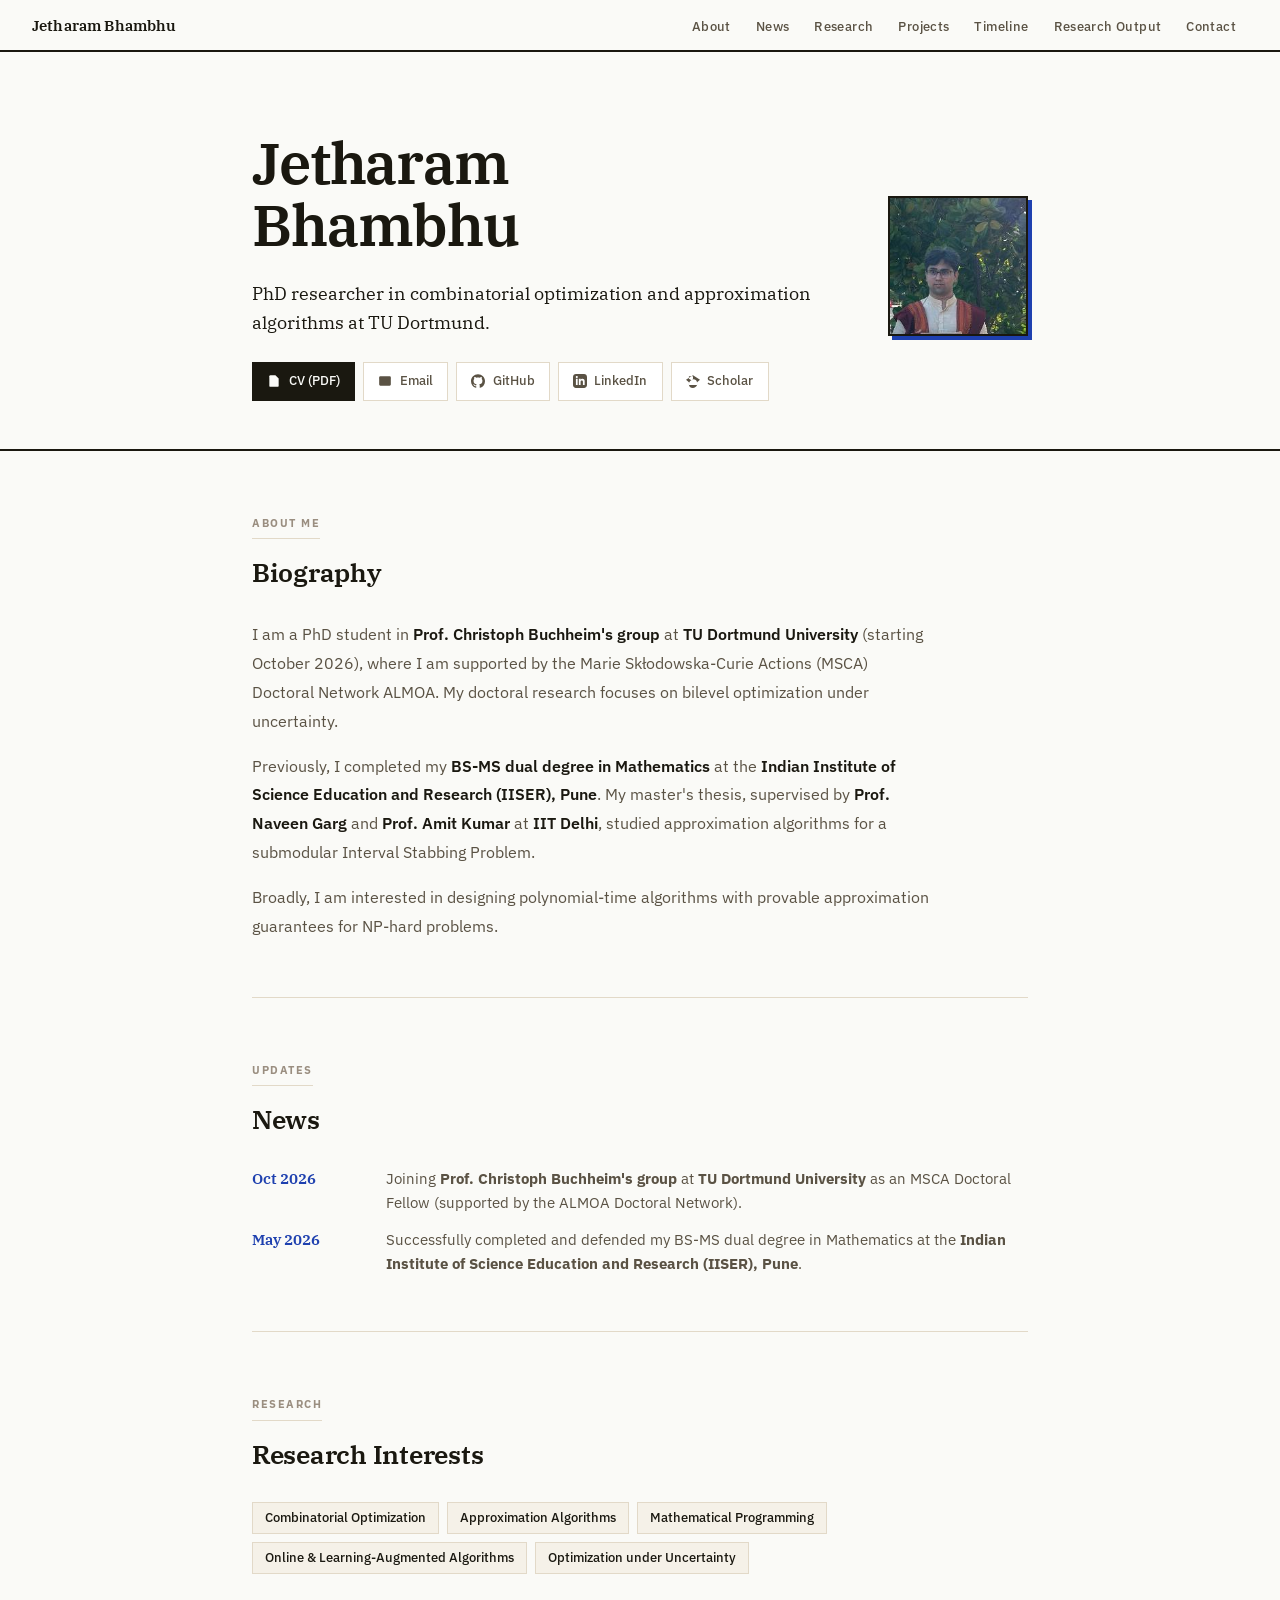
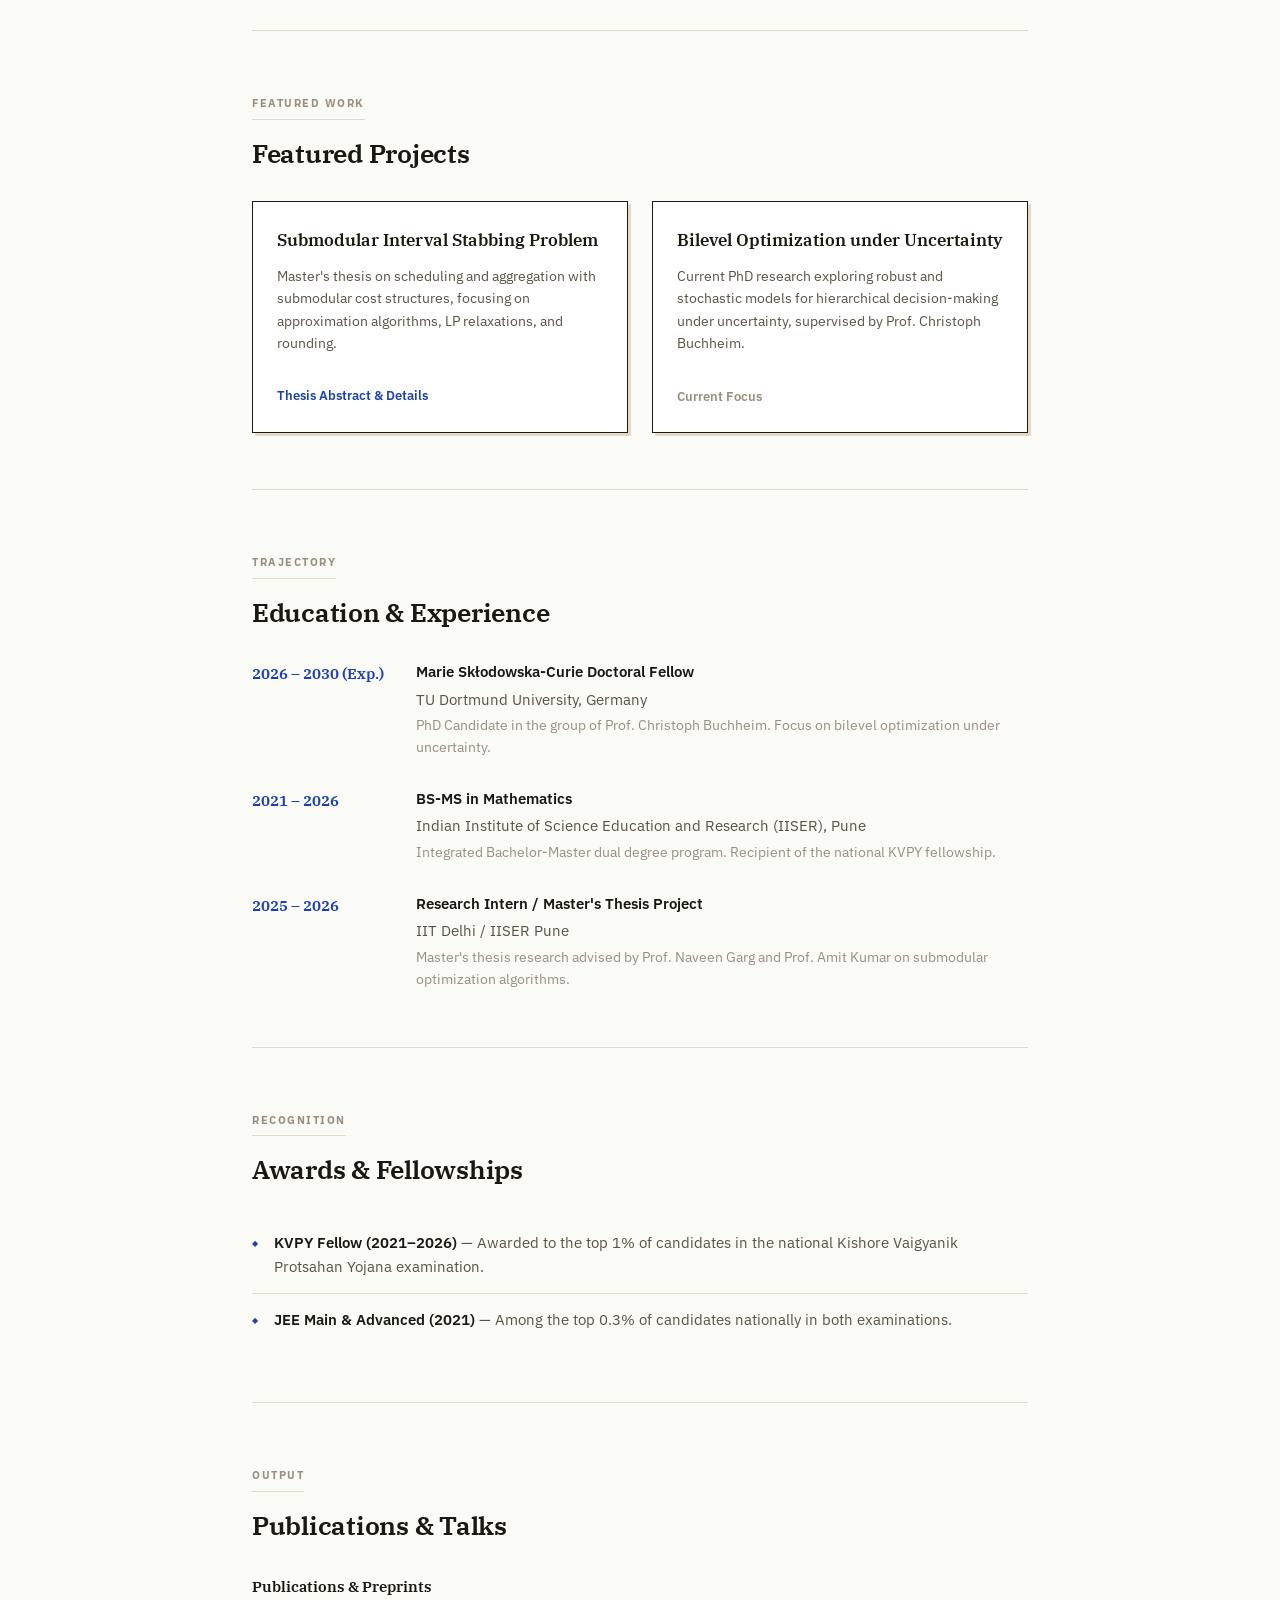
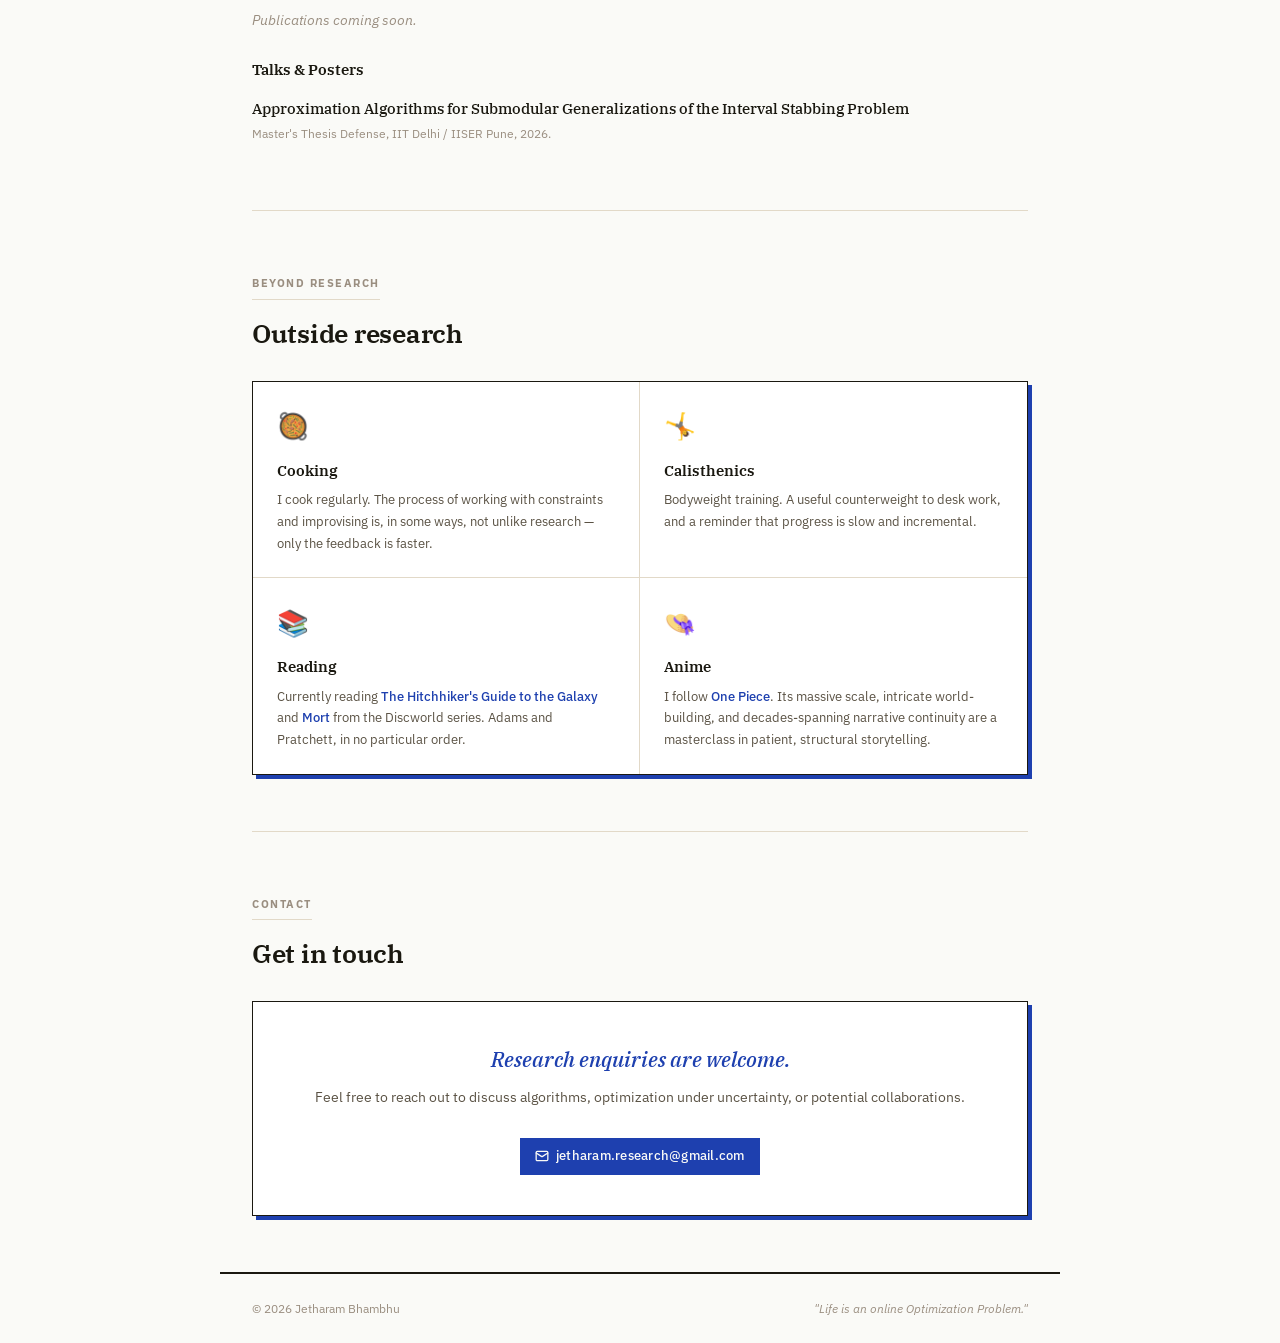
<file: index.html>
<!DOCTYPE html>
<html lang="en">

<head>
  <meta charset="UTF-8" />
  <meta name="viewport" content="width=device-width, initial-scale=1.0" />
  <title>Jetharam Bhambhu — PhD Researcher</title>
  <meta name="description"
    content="Jetharam Bhambhu — Incoming PhD researcher at TU Dortmund (MSCA Doctoral Candidate, ALMOA). Research in Approximation Algorithms, Submodular Optimization, and Bilevel Optimization." />
  <meta property="og:title" content="Jetharam Bhambhu — PhD Researcher" />
  <meta property="og:description"
    content="Incoming MSCA Doctoral Candidate at TU Dortmund. Research in Approximation Algorithms, LP methods, and NP-hard problems." />
  <link rel="stylesheet" href="style.css" />
</head>

<body>

  <!-- ===== NAV ===== -->
  <nav id="navbar">
    <a href="#top" class="nav-name">Jetharam Bhambhu</a>
    <ul class="nav-links">
      <li><a href="#about">About</a></li>
      <li><a href="#news">News</a></li>
      <li><a href="#research">Research</a></li>
      <li><a href="#projects">Projects</a></li>
      <li><a href="#timeline">Timeline</a></li>
      <li><a href="#publications">Research Output</a></li>
      <li><a href="#contact">Contact</a></li>
    </ul>
  </nav>

  <!-- ===== HERO ===== -->
  <div class="page" id="top">
    <div class="hero">
      <div>
        <h1 class="hero-name">Jetharam<br>Bhambhu</h1>
        <p class="hero-statement">
          PhD researcher in combinatorial optimization and approximation algorithms at TU Dortmund.
        </p>
        <div class="academic-links">
          <a href="CV.pdf" class="academic-link primary" id="hero-cv" target="_blank">
            <svg viewBox="0 0 24 24">
              <path d="M14 2H6a2 2 0 0 0-2 2v16a2 2 0 0 0 2 2h12a2 2 0 0 0 2-2V8z" />
              <polyline points="14 2 14 8 20 8" />
            </svg>
            CV (PDF)
          </a>
          <a href="mailto:jetharam.research@gmail.com" class="academic-link" id="hero-email" onclick="copyEmail(event)">
            <svg viewBox="0 0 24 24">
              <rect x="2" y="4" width="20" height="16" rx="2" />
              <path d="m22 7-8.97 5.7a1.94 1.94 0 0 1-2.06 0L2 7" />
            </svg>
            Email
          </a>
          <a href="https://github.com/jetharam-bhambhu" class="academic-link" id="hero-github" target="_blank"
            rel="noopener">
            <svg viewBox="0 0 24 24">
              <path
                d="M12 .297c-6.63 0-12 5.373-12 12 0 5.303 3.438 9.8 8.205 11.385.6.113.82-.258.82-.577 0-.285-.01-1.04-.015-2.04-3.338.724-4.042-1.61-4.042-1.61C4.422 18.07 3.633 17.7 3.633 17.7c-1.087-.744.084-.729.084-.729 1.205.084 1.838 1.236 1.838 1.236 1.07 1.835 2.809 1.305 3.495.998.108-.776.417-1.305.76-1.605-2.665-.3-5.466-1.332-5.466-5.93 0-1.31.465-2.38 1.235-3.22-.135-.303-.54-1.523.105-3.176 0 0 1.005-.322 3.3 1.23.96-.267 1.98-.399 3-.405 1.02.006 2.04.138 3 .405 2.28-1.552 3.285-1.23 3.285-1.23.645 1.653.24 2.873.12 3.176.765.84 1.23 1.91 1.23 3.22 0 4.61-2.805 5.625-5.475 5.92.42.36.81 1.096.81 2.22 0 1.606-.015 2.896-.015 3.286 0 .315.21.69.825.57C20.565 22.092 24 17.592 24 12.297c0-6.627-5.373-12-12-12" />
            </svg>
            GitHub
          </a>
          <a href="https://linkedin.com/in/jetharam-bhambhu" class="academic-link" id="hero-linkedin" target="_blank"
            rel="noopener">
            <svg viewBox="0 0 24 24">
              <path
                d="M19 0h-14c-2.761 0-5 2.239-5 5v14c0 2.761 2.239 5 5 5h14c2.762 0 5-2.239 5-5v-14c0-2.761-2.238-5-5-5zm-11 19h-3v-11h3v11zm-1.5-12.268c-.966 0-1.75-.779-1.75-1.75s.784-1.75 1.75-1.75 1.75.779 1.75 1.75-.784 1.75-1.75 1.75zm13.5 12.268h-3v-5.604c0-3.368-4-3.113-4 0v5.604h-3v-11h3v1.765c1.396-2.586 7-2.777 7 2.476v6.759z" />
            </svg>
            LinkedIn
          </a>
          <!-- <a href="https://orcid.org/0009-0004-9436-1234" class="academic-link" id="hero-orcid" target="_blank" rel="noopener">
            <svg viewBox="0 0 24 24"><path d="M12 0C5.372 0 0 5.372 0 12s5.372 12 12 12 12-5.372 12-12S18.628 0 12 0zM7.369 4.378c.441 0 .798.357.798.798s-.357.798-.798.798H6.77v10.088h-.798V4.378h1.397zm6.75 0c1.782 0 3.228 1.446 3.228 3.228 0 1.258-.724 2.348-1.777 2.879l2.001 4.779h-.872l-1.85-4.437h-.73v4.437h-.798V4.378h2.002zm-1.204.798v3.639h1.204c1.341 0 2.43-1.089 2.43-2.43 0-1.341-1.089-2.43-2.43-2.43h-1.204z"/></svg>
            ORCID
          </a> -->
          <a href="#" class="academic-link" id="hero-scholar" target="_blank" rel="noopener">
            <svg viewBox="0 0 24 24">
              <path
                d="M12 24a7 7 0 0 1-7-7c0-2.95 1.83-5.47 4.41-6.46L5 8.25V4h7v4.25l-2.07 1.04C10.74 9.1 11.36 9 12 9a7 7 0 0 1 7 7 7 7 0 0 1-7 8M12 2L0 10l5 4.17V19h14v-4.83L24 10 12 2z" />
            </svg>
            Scholar
          </a>
        </div>
      </div>
      <img src="profile.jpg" alt="Jetharam Bhambhu" class="profile-img" />
    </div>
  </div>

  <hr class="divider" />

  <main class="page">

    <!-- ===== ABOUT ===== -->
    <section id="about">
      <div class="section-eyebrow">About Me</div>
      <h2 class="section-title">Biography</h2>
      <div class="about-text">
        <p>
          I am a PhD student in <strong>Prof. Christoph Buchheim's group</strong> at <strong>TU Dortmund
            University</strong> (starting October 2026), where I am supported by the Marie Skłodowska-Curie Actions
          (MSCA) Doctoral Network ALMOA. My doctoral research focuses on bilevel optimization under uncertainty.
        </p>
        <p>
          Previously, I completed my <strong>BS-MS dual degree in Mathematics</strong> at the <strong>Indian Institute
            of Science Education and Research (IISER), Pune</strong>. My master's thesis, supervised by <strong>Prof.
            Naveen Garg</strong> and <strong>Prof. Amit Kumar</strong> at <strong>IIT Delhi</strong>, studied
          approximation algorithms for a submodular Interval Stabbing Problem.
        </p>
        <p>
          Broadly, I am interested in designing polynomial-time algorithms with provable approximation guarantees for
          NP-hard problems.
      </div>
    </section>

    <!-- ===== NEWS ===== -->
    <section id="news">
      <div class="section-eyebrow">Updates</div>
      <h2 class="section-title">News</h2>
      <div class="news-list">
        <div class="news-item">
          <div class="news-date">Oct 2026</div>
          <div class="news-text">
            Joining <strong>Prof. Christoph Buchheim's group</strong> at <strong>TU Dortmund University</strong> as an
            MSCA Doctoral Fellow (supported by the ALMOA Doctoral Network).
          </div>
        </div>
        <div class="news-item">
          <div class="news-date">May 2026</div>
          <div class="news-text">
            Successfully completed and defended my BS-MS dual degree in Mathematics at the <strong>Indian Institute of
              Science Education and Research (IISER), Pune</strong>.
          </div>
        </div>
      </div>
    </section>

    <!-- ===== RESEARCH ===== -->
    <section id="research">
      <div class="section-eyebrow">Research</div>
      <h2 class="section-title">Research Interests</h2>
      <div class="research-interests-tags" style="margin-top: 1rem;">
        <span class="research-tag">Combinatorial Optimization</span>
        <span class="research-tag">Approximation Algorithms</span>
        <span class="research-tag">Mathematical Programming</span>
        <span class="research-tag">Online &amp; Learning-Augmented Algorithms</span>
        <span class="research-tag">Optimization under Uncertainty</span>
      </div>
    </section>

    <!-- ===== PROJECTS ===== -->
    <section id="projects">
      <div class="section-eyebrow">Featured Work</div>
      <h2 class="section-title">Featured Projects</h2>
      <div class="projects-grid">
        <div class="project-card">
          <div class="project-title">Submodular Interval Stabbing Problem</div>
          <div class="project-desc" style="margin-bottom: 1rem;">
            Master's thesis on scheduling and aggregation with submodular cost structures, focusing on approximation
            algorithms, LP relaxations, and rounding.
          </div>
          <details class="thesis-details">
            <summary class="project-link"
              style="cursor: pointer; display: inline-flex; align-items: center; gap: 0.25rem; font-weight: 600; color: var(--accent);">
              Thesis Abstract &amp; Details
            </summary>
            <div class="thesis-abstract-content"
              style="margin-top: 1rem; padding-top: 1rem; border-top: 1px solid var(--border); font-size: 0.88rem; line-height: 1.6; color: var(--text-secondary);">
              <p><strong>Supervisors:</strong> Prof. Naveen Garg &amp; Prof. Amit Kumar (IIT Delhi)</p>
              <p style="margin-top: 0.5rem;"><strong>Abstract:</strong></p>
              <p style="margin-top: 0.25rem;">
                This thesis investigates the Submodular Interval Stabbing Problem (SISP), a generalized optimization
                framework where jobs associated with temporal intervals must be served within their respective windows
                to minimize a total cost governed by a submodular function. This model effectively captures the
                "diminishing returns" or economies of scale inherent in batch processing, data aggregation, and
                consolidated service operations.
              </p>
              <p style="margin-top: 0.5rem;">
                We provide a comprehensive mathematical analysis of SISP, spanning computational complexity, optimal
                algorithms for restricted cases, and approximation strategies for hierarchical structures. We establish
                that SISP is APX-hard, even when restricted to a strict 2-level laminar structure with monotone
                submodular functions. Through an approximation-preserving reduction from the Minimum Vertex Cover
                problem on cubic graphs, we prove that the optimal cost is exactly 2|E| + OPT<sub>VC</sub>. For concave
                functions of cardinality, we develop a dynamic programming algorithm and rigorously prove its optimality
                with a time complexity of O(n<sup>3</sup>). We extend our study to the Multi-Level Aggregation Problem
                (MLAP). By employing geometric time discretization and reduction to a prize-collecting variant, we
                present an 8-approximation algorithm for the general version involving both holding and delay costs
                (MLAP-HD). We analyze the worst-case performance of common greedy strategies, providing non-constant
                lower bounds for the Ratio-Greedy (&Omega;(ln n)) and Left-to-Right Swapping (&Omega;(n)) algorithms.
                Our results map the boundary between tractability and NP-hardness for submodular aggregation,
                demonstrating that while the general problem is computationally difficult, structured laminar and
                hierarchical instances admit robust approximation frameworks.
              </p>
            </div>
          </details>
        </div>
        <div class="project-card">
          <div class="project-title">Bilevel Optimization under Uncertainty</div>
          <div class="project-desc">
            Current PhD research exploring robust and stochastic models for hierarchical decision-making under
            uncertainty, supervised by Prof. Christoph Buchheim.
          </div>
          <span class="project-link" style="color: var(--text-muted);">Current Focus</span>
        </div>
      </div>
    </section>

    <!-- ===== TIMELINE ===== -->
    <section id="timeline">
      <div class="section-eyebrow">Trajectory</div>
      <h2 class="section-title">Education & Experience</h2>
      <div class="timeline">
        <div class="timeline-item">
          <div class="timeline-date">2026 – 2030 (Exp.)</div>
          <div class="timeline-details">
            <div class="timeline-title">Marie Skłodowska-Curie Doctoral Fellow</div>
            <div class="timeline-institution">TU Dortmund University, Germany</div>
            <div class="timeline-desc">PhD Candidate in the group of Prof. Christoph Buchheim. Focus on bilevel
              optimization under uncertainty.</div>
          </div>
        </div>
        <div class="timeline-item">
          <div class="timeline-date">2021 – 2026</div>
          <div class="timeline-details">
            <div class="timeline-title">BS-MS in Mathematics</div>
            <div class="timeline-institution">Indian Institute of Science Education and Research (IISER), Pune</div>
            <div class="timeline-desc">Integrated Bachelor-Master dual degree program. Recipient of the national KVPY
              fellowship.</div>
          </div>
        </div>
        <div class="timeline-item">
          <div class="timeline-date">2025 – 2026</div>
          <div class="timeline-details">
            <div class="timeline-title">Research Intern / Master's Thesis Project</div>
            <div class="timeline-institution">IIT Delhi / IISER Pune</div>
            <div class="timeline-desc">Master's thesis research advised by Prof. Naveen Garg and Prof. Amit Kumar on
              submodular optimization algorithms.</div>
          </div>
        </div>
      </div>
    </section>

    <!-- ===== HONORS ===== -->
    <section id="honors">
      <div class="section-eyebrow">Recognition</div>
      <h2 class="section-title">Awards & Fellowships</h2>
      <div class="honors-list">

        <div class="honor-item">
          <span class="honor-bullet">◆</span>
          <div class="honor-text">
            <strong>KVPY Fellow (2021–2026)</strong> — Awarded to the top 1% of candidates in the national Kishore
            Vaigyanik Protsahan Yojana examination.
          </div>
        </div>
        <div class="honor-item">
          <span class="honor-bullet">◆</span>
          <div class="honor-text">
            <strong>JEE Main &amp; Advanced (2021)</strong> — Among the top 0.3% of candidates nationally in both
            examinations.
          </div>
        </div>
      </div>
    </section>

    <!-- ===== PUBLICATIONS ===== -->
    <section id="publications">
      <div class="section-eyebrow">Output</div>
      <h2 class="section-title">Publications &amp; Talks</h2>

      <div class="research-subsections" style="gap: 1.5rem; margin-top: 1rem;">
        <div>
          <h3 class="research-subsection-title"
            style="font-size: 0.95rem; margin-bottom: 0.5rem; border: none; padding-bottom: 0;">Publications &amp;
            Preprints</h3>
          <p style="font-size: 0.9rem; color: var(--text-muted); font-style: italic;">Publications coming soon.</p>
        </div>

        <div>
          <h3 class="research-subsection-title"
            style="font-size: 0.95rem; margin-bottom: 0.5rem; border: none; padding-bottom: 0;">Talks &amp; Posters</h3>
          <div class="talk-item" style="border-bottom: none; padding: 0.5rem 0;">
            <div class="talk-title" style="font-size: 0.925rem;">Approximation Algorithms for Submodular Generalizations
              of the Interval Stabbing Problem</div>
            <div class="talk-venue" style="margin-bottom: 0.1rem; font-size: 0.78rem;">Master's Thesis Defense, IIT
              Delhi / IISER Pune, 2026.</div>
          </div>
        </div>
      </div>
    </section>

    <!-- ===== BEYOND ===== -->
    <section id="beyond">
      <div class="section-eyebrow">Beyond Research</div>
      <h2 class="section-title">Outside research</h2>

      <div class="beyond-grid">
        <div class="beyond-card">
          <div class="beyond-icon">🥘</div>
          <div class="beyond-title">Cooking</div>
          <div class="beyond-desc">I cook regularly. The process of working with constraints and improvising is, in some
            ways, not unlike research — only the feedback is faster.</div>
        </div>
        <div class="beyond-card">
          <div class="beyond-icon">🤸</div>
          <div class="beyond-title">Calisthenics</div>
          <div class="beyond-desc">Bodyweight training. A useful counterweight to desk work, and a reminder that
            progress is slow and incremental.</div>
        </div>
        <div class="beyond-card">
          <div class="beyond-icon">📚</div>
          <div class="beyond-title">Reading</div>
          <div class="beyond-desc">
            Currently reading
            <em>The Hitchhiker's Guide to the Galaxy</em> and
            <em>Mort</em> from the Discworld series.
            Adams and Pratchett, in no particular order.
          </div>
        </div>
        <div class="beyond-card">
          <div class="beyond-icon">👒</div>
          <div class="beyond-title">Anime</div>
          <div class="beyond-desc">I follow <em>One Piece</em>. Its massive scale, intricate world-building, and decades-spanning narrative continuity are a masterclass in patient, structural storytelling.</div>
        </div>
      </div>
    </section>

    <!-- ===== CONTACT ===== -->
    <section id="contact">
      <div class="section-eyebrow">Contact</div>
      <h2 class="section-title">Get in touch</h2>
      <div class="contact-block">
        <div class="contact-tagline">Research enquiries are welcome.</div>
        <div class="contact-sub">
          Feel free to reach out to discuss algorithms, optimization under uncertainty, or potential collaborations.
        </div>
        <div class="contact-links">
          <a href="mailto:jetharam.research@gmail.com" class="hero-link primary" id="contact-email" onclick="copyEmail(event)">
            <svg width="14" height="14" viewBox="0 0 24 24" fill="none" stroke="currentColor" stroke-width="2.2"
              stroke-linecap="round" stroke-linejoin="round">
              <rect x="2" y="4" width="20" height="16" rx="2" />
              <path d="m22 7-8.97 5.7a1.94 1.94 0 0 1-2.06 0L2 7" />
            </svg>
            jetharam.research@gmail.com
          </a>
        </div>
      </div>
    </section>

  </main>

  <!-- ===== FOOTER ===== -->
  <footer>
    <span class="footer-copy">© 2026 Jetharam Bhambhu</span>
    <span class="footer-quote">"Life is an online Optimization Problem."</span>
  </footer>

  <script>
    const nav = document.getElementById('navbar');
    window.addEventListener('scroll', () => {
      nav.classList.toggle('scrolled', window.scrollY > 8);
    });

    function copyEmail(event) {
      event.preventDefault();
      navigator.clipboard.writeText("jetharam.research@gmail.com");
      
      const el = event.currentTarget;
      
      if (el.id === 'contact-email') {
        el.innerHTML = '<span style="font-weight:600;">Email Copied!</span>';
      } else {
        el.innerHTML = '<svg viewBox="0 0 24 24" style="width:14px;height:14px;fill:currentColor;margin-right:2px;"><path d="M9 16.17L4.83 12l-1.42 1.41L9 19 21 7l-1.41-1.41z"/></svg> Copied!';
      }
      
      setTimeout(() => {
        if (el.id === 'contact-email') {
          el.innerHTML = '<svg width="14" height="14" viewBox="0 0 24 24" fill="none" stroke="currentColor" stroke-width="2.2" stroke-linecap="round" stroke-linejoin="round"><rect x="2" y="4" width="20" height="16" rx="2" /><path d="m22 7-8.97 5.7a1.94 1.94 0 0 1-2.06 0L2 7" /></svg> jetharam.research@gmail.com';
        } else {
          el.innerHTML = '<svg viewBox="0 0 24 24"><rect x="2" y="4" width="20" height="16" rx="2"/><path d="m22 7-8.97 5.7a1.94 1.94 0 0 1-2.06 0L2 7"/></svg> Email';
        }
      }, 2000);
    }
  </script>

</body>

</html>
</file>
<file: style.css>
@import url('https://fonts.googleapis.com/css2?family=IBM+Plex+Serif:ital,wght@0,400;0,500;0,600;1,400&family=IBM+Plex+Sans:wght@300;400;500;600&display=swap');

/* ===== VARIABLES ===== */
:root {
  --bg: #fafaf7;
  --surface: #ffffff;
  --surface-alt: #f5f1e8;
  --border: #e2d9c8;
  --border-strong: #1a1810;
  --text-primary: #1a1810;
  --text-secondary: #5a5244;
  --text-muted: #9a8e80;
  --accent: #1e40af;
  --accent-soft: #f0f7ff;
  --accent-mid: #93c5fd;
  --shadow-sm: 3px 3px 0px #e2d9c8;
  --shadow-md: 4px 4px 0px #1e40af;
  --radius: 0px;
  --max-w: 840px;
  --transition: 0.18s ease;
  --font-body: 'IBM Plex Sans', system-ui, sans-serif;
  --font-serif: 'IBM Plex Serif', Georgia, serif;
}

@media (prefers-color-scheme: dark) {
  :root {
    --bg: #0f172a;
    --surface: #1e293b;
    --surface-alt: #334155;
    --border: #334155;
    --border-strong: #f1f5f9;
    --text-primary: #f8fafc;
    --text-secondary: #cbd5e1;
    --text-muted: #64748b;
    --accent: #60a5fa;
    --accent-soft: rgba(59, 130, 246, 0.15);
    --accent-mid: #3b82f6;
    --shadow-sm: 3px 3px 0px #334155;
    --shadow-md: 4px 4px 0px #60a5fa;
  }
}

/* ===== RESET ===== */
*, *::before, *::after { box-sizing: border-box; margin: 0; padding: 0; }
html { scroll-behavior: smooth; }
body {
  font-family: var(--font-body);
  background: var(--bg);
  color: var(--text-primary);
  line-height: 1.75;
  font-size: 16px;
  -webkit-font-smoothing: antialiased;
}
a { color: var(--accent); text-decoration: underline; text-underline-offset: 3px; transition: opacity var(--transition); }
a:hover { opacity: 0.7; }

/* ===== NAV ===== */
nav {
  position: sticky;
  top: 0;
  z-index: 100;
  background: var(--bg);
  border-bottom: 2px solid var(--border-strong);
  padding: 0 2rem;
  display: flex;
  align-items: center;
  justify-content: space-between;
  height: 52px;
}

.nav-name {
  font-family: var(--font-serif);
  font-size: 0.95rem;
  font-weight: 600;
  color: var(--text-primary);
  text-decoration: none;
  letter-spacing: 0.01em;
}

.nav-links { display: flex; gap: 0rem; list-style: none; }
.nav-links a {
  font-size: 0.8rem;
  font-weight: 500;
  color: var(--text-secondary);
  text-decoration: none;
  padding: 0.3rem 0.75rem;
  border-left: 1px solid transparent;
  transition: all var(--transition);
  letter-spacing: 0.03em;
}
.nav-links a:hover {
  color: var(--text-primary);
  background: var(--surface);
  border-left-color: var(--border-strong);
}

/* ===== PAGE WRAPPER ===== */
.page { max-width: var(--max-w); margin: 0 auto; padding: 0 2rem; }

/* ===== HERO ===== */
.hero {
  padding: 5rem 0 3rem;
  display: grid;
  grid-template-columns: 1fr 140px;
  gap: 3rem;
  align-items: center;
}

.hero-badge {
  display: inline-flex;
  align-items: center;
  gap: 0.5rem;
  font-size: 0.72rem;
  font-weight: 600;
  letter-spacing: 0.1em;
  text-transform: uppercase;
  color: var(--accent);
  background: var(--accent-soft);
  border: 1.5px solid var(--accent-mid);
  padding: 0.28rem 0.8rem;
  margin-bottom: 1rem;
}

.hero-badge-dot {
  width: 6px; height: 6px;
  background: var(--accent);
  flex-shrink: 0;
  animation: blink 2s infinite;
}
@keyframes blink {
  0%, 100% { opacity: 1; }
  50% { opacity: 0.25; }
}

.hero-name {
  font-family: var(--font-serif);
  font-size: clamp(2.5rem, 5.5vw, 3.6rem);
  font-weight: 600;
  line-height: 1.08;
  letter-spacing: -0.02em;
  color: var(--text-primary);
  margin-bottom: 1rem;
}

.hero-bio {
  font-size: 1rem;
  color: var(--text-secondary);
  line-height: 1.8;
  margin-bottom: 1.6rem;
  max-width: 500px;
}
.hero-bio strong { color: var(--text-primary); font-weight: 600; }

.hero-links {
  display: flex;
  flex-wrap: wrap;
  gap: 0.5rem;
}

.hero-link {
  display: inline-flex;
  align-items: center;
  gap: 0.4rem;
  font-size: 0.8rem;
  font-weight: 500;
  padding: 0.42rem 0.9rem;
  border: 1.5px solid var(--border);
  background: var(--surface);
  color: var(--text-secondary);
  text-decoration: none;
  transition: all var(--transition);
  letter-spacing: 0.02em;
}
.hero-link:hover {
  border-color: var(--border-strong);
  color: var(--text-primary);
  box-shadow: var(--shadow-sm);
  transform: translate(-1px, -1px);
  opacity: 1;
}
.hero-link.primary {
  background: var(--text-primary);
  color: var(--bg);
  border-color: var(--text-primary);
}
.hero-link.primary:hover {
  box-shadow: 3px 3px 0 var(--text-secondary);
  transform: translate(-1px, -1px);
  opacity: 1;
}

.avatar {
  width: 130px;
  height: 130px;
  border: 2px solid var(--border-strong);
  box-shadow: var(--shadow-md);
  display: flex;
  align-items: center;
  justify-content: center;
  font-family: var(--font-serif);
  font-size: 2.4rem;
  font-weight: 600;
  color: var(--text-primary);
  background: var(--surface);
  letter-spacing: -0.03em;
  flex-shrink: 0;
}

/* ===== DIVIDER ===== */
.divider {
  border: none;
  border-top: 2px solid var(--border-strong);
}

/* ===== SECTIONS ===== */
section {
  padding: 3.5rem 0;
  border-bottom: 1px solid var(--border);
}
section:last-of-type { border-bottom: none; }

.section-eyebrow {
  font-size: 0.68rem;
  font-weight: 700;
  letter-spacing: 0.14em;
  text-transform: uppercase;
  color: var(--text-muted);
  margin-bottom: 0.35rem;
  padding-bottom: 0.35rem;
  border-bottom: 1px solid var(--border);
  display: inline-block;
}

.section-title {
  font-family: var(--font-serif);
  font-size: 1.6rem;
  font-weight: 600;
  color: var(--text-primary);
  letter-spacing: -0.01em;
  margin-bottom: 1.5rem;
  margin-top: 0.4rem;
}

/* ===== ABOUT ===== */
.about-text {
  font-size: 0.975rem;
  color: var(--text-secondary);
  line-height: 1.85;
  max-width: 680px;
}
.about-text strong { color: var(--text-primary); font-weight: 600; }
.about-text p + p { margin-top: 1rem; }

.about-affil {
  margin-top: 2rem;
  display: flex;
  gap: 0;
  border: 1.5px solid var(--border-strong);
  overflow: hidden;
  box-shadow: var(--shadow-md);
  max-width: 540px;
}

.affil-card {
  flex: 1;
  padding: 1.1rem 1.3rem;
  display: flex;
  align-items: center;
  gap: 0.85rem;
  background: var(--surface);
  transition: background var(--transition);
}
.affil-card:first-child { border-right: 1.5px solid var(--border-strong); }
.affil-card:hover { background: var(--surface-alt); }

.affil-icon {
  width: 34px; height: 34px;
  border: 1.5px solid var(--border);
  display: flex; align-items: center; justify-content: center;
  font-size: 1rem;
  flex-shrink: 0;
  background: var(--bg);
}
.affil-label {
  font-size: 0.65rem;
  font-weight: 700;
  letter-spacing: 0.1em;
  text-transform: uppercase;
  color: var(--text-muted);
  margin-bottom: 0.1rem;
}
.affil-name { font-size: 0.88rem; font-weight: 600; color: var(--text-primary); line-height: 1.3; }
.affil-dept { font-size: 0.72rem; color: var(--text-muted); }

/* ===== RESEARCH ===== */
.research-intro {
  font-size: 0.975rem;
  color: var(--text-secondary);
  line-height: 1.85;
  margin-bottom: 1.8rem;
  max-width: 680px;
}
.research-intro strong { color: var(--text-primary); font-weight: 600; }

.research-areas {
  border: 1.5px solid var(--border-strong);
  overflow: hidden;
  box-shadow: var(--shadow-md);
}

.research-area {
  background: var(--surface);
  padding: 1.1rem 1.4rem;
  display: grid;
  grid-template-columns: 32px 1fr;
  gap: 1rem;
  align-items: start;
  border-bottom: 1px solid var(--border);
  transition: background var(--transition);
}
.research-area:last-child { border-bottom: none; }
.research-area:hover { background: var(--accent-soft); }

.ra-num {
  font-size: 0.72rem;
  font-weight: 700;
  color: var(--accent);
  background: var(--accent-soft);
  border: 1.5px solid var(--accent-mid);
  width: 24px; height: 24px;
  display: flex; align-items: center; justify-content: center;
  flex-shrink: 0;
  margin-top: 0.1rem;
  font-family: var(--font-serif);
}
.ra-title {
  font-size: 0.92rem;
  font-weight: 600;
  color: var(--text-primary);
  margin-bottom: 0.2rem;
  line-height: 1.4;
}
.ra-desc { font-size: 0.84rem; color: var(--text-secondary); line-height: 1.65; }

/* ===== PAPERS ===== */
.papers-list { display: flex; flex-direction: column; gap: 0; border: 1.5px solid var(--border-strong); box-shadow: var(--shadow-md); }

.paper-item {
  background: var(--surface);
  padding: 1.2rem 1.5rem;
  border-bottom: 1px solid var(--border);
  border-left: 4px solid transparent;
  transition: all var(--transition);
}
.paper-item:last-child { border-bottom: none; }
.paper-item:hover { border-left-color: var(--accent); background: var(--accent-soft); }

.paper-title {
  font-family: var(--font-serif);
  font-size: 0.975rem;
  font-weight: 500;
  color: var(--text-primary);
  line-height: 1.45;
  margin-bottom: 0.4rem;
  font-style: italic;
}
.paper-meta { font-size: 0.78rem; color: var(--text-muted); }
.paper-status {
  display: inline-block;
  font-size: 0.67rem;
  font-weight: 700;
  letter-spacing: 0.08em;
  text-transform: uppercase;
  color: var(--accent);
  background: var(--accent-soft);
  border: 1px solid var(--accent-mid);
  padding: 0.1rem 0.45rem;
  margin-left: 0.5rem;
}

/* ===== TALKS ===== */
.talk-item {
  padding: 1.1rem 0;
  border-bottom: 1px solid var(--border);
}
.talk-item:last-child { border-bottom: none; }

.talk-title {
  font-family: var(--font-serif);
  font-size: 0.95rem;
  font-weight: 500;
  color: var(--text-primary);
  margin-bottom: 0.2rem;
  line-height: 1.4;
}
.talk-venue { font-size: 0.8rem; color: var(--text-muted); margin-bottom: 0.35rem; }
.talk-venue em { font-style: normal; color: var(--accent); font-weight: 500; text-decoration: none; }
.talk-desc { font-size: 0.85rem; color: var(--text-secondary); line-height: 1.65; }

/* ===== HONORS ===== */
.honor-item {
  display: flex;
  gap: 1rem;
  padding: 0.9rem 0;
  border-bottom: 1px solid var(--border);
  align-items: baseline;
}
.honor-item:last-child { border-bottom: none; }
.honor-bullet {
  font-size: 0.5rem;
  color: var(--accent);
  flex-shrink: 0;
  position: relative;
  top: -2px;
}
.honor-text { font-size: 0.92rem; color: var(--text-secondary); line-height: 1.6; }
.honor-text strong { color: var(--text-primary); font-weight: 600; }

/* ===== BEYOND ===== */
.beyond-grid {
  display: grid;
  grid-template-columns: 1fr 1fr;
  gap: 0;
  border: 1.5px solid var(--border-strong);
  overflow: hidden;
  box-shadow: var(--shadow-md);
}

.beyond-card {
  background: var(--surface);
  padding: 1.4rem 1.5rem;
  border-right: 1px solid var(--border);
  border-bottom: 1px solid var(--border);
  transition: background var(--transition);
}
.beyond-card:nth-child(2n) { border-right: none; }
.beyond-card:nth-child(3),
.beyond-card:nth-child(4) { border-bottom: none; }
.beyond-card:hover { background: var(--accent-soft); }

.beyond-icon { font-size: 1.6rem; margin-bottom: 0.5rem; }
.beyond-title {
  font-family: var(--font-serif);
  font-size: 0.95rem;
  font-weight: 600;
  color: var(--text-primary);
  margin-bottom: 0.35rem;
}
.beyond-desc {
  font-size: 0.83rem;
  color: var(--text-secondary);
  line-height: 1.65;
}
.beyond-desc em { color: var(--accent); font-style: normal; font-weight: 500; }

/* ===== CONTACT ===== */
.contact-block {
  background: var(--surface);
  color: var(--text-primary);
  padding: 2.5rem 2rem;
  text-align: center;
  border: 1.5px solid var(--border-strong);
  box-shadow: var(--shadow-md);
}
.contact-tagline {
  font-family: var(--font-serif);
  font-size: 1.3rem;
  font-weight: 500;
  color: var(--accent);
  margin-bottom: 0.5rem;
  font-style: italic;
}
.contact-sub {
  font-size: 0.875rem;
  color: var(--text-secondary);
  margin-bottom: 1.75rem;
  line-height: 1.65;
}
.contact-links {
  display: flex;
  justify-content: center;
  gap: 0.75rem;
  flex-wrap: wrap;
}
.contact-links .hero-link {
  border-color: var(--border-strong);
  background: var(--accent-soft);
  color: var(--accent);
}
.contact-links .hero-link:hover {
  border-color: var(--accent);
  box-shadow: 3px 3px 0 var(--accent-mid);
  color: var(--accent);
  opacity: 1;
}
.contact-links .hero-link.primary {
  background: var(--accent);
  color: var(--bg);
  border-color: var(--accent);
}
.contact-links .hero-link.primary:hover {
  box-shadow: 3px 3px 0 var(--accent-mid);
  opacity: 1;
}

/* ===== FOOTER ===== */
footer {
  max-width: var(--max-w);
  margin: 0 auto;
  padding: 1.5rem 2rem;
  display: flex;
  justify-content: space-between;
  align-items: center;
  flex-wrap: wrap;
  gap: 0.5rem;
  border-top: 2px solid var(--border-strong);
}
.footer-copy { font-size: 0.75rem; color: var(--text-muted); }
.footer-quote { font-size: 0.75rem; color: var(--text-muted); font-style: italic; }

/* ===== NEW LAYOUT MODULES ===== */

.profile-img {
  width: 140px;
  height: 140px;
  border: 2px solid var(--border-strong);
  box-shadow: var(--shadow-md);
  object-fit: cover;
  flex-shrink: 0;
}

.hero-statement {
  font-family: var(--font-serif);
  font-size: 1.125rem;
  color: var(--text-primary);
  line-height: 1.6;
  margin-top: 1.5rem;
  margin-bottom: 1.5rem;
  max-width: 680px;
}

/* ===== NEWS ===== */
.news-list {
  display: flex;
  flex-direction: column;
  gap: 0.85rem;
  margin-top: 1.25rem;
}
.news-item {
  display: grid;
  grid-template-columns: 110px 1fr;
  gap: 1.5rem;
  font-size: 0.925rem;
  line-height: 1.6;
}
.news-date {
  font-family: var(--font-serif);
  font-weight: 600;
  color: var(--accent);
}
.news-text {
  color: var(--text-secondary);
}

/* ===== TIMELINE ===== */
.timeline {
  display: flex;
  flex-direction: column;
  gap: 1.75rem;
  margin-top: 1.5rem;
}
.timeline-item {
  display: grid;
  grid-template-columns: 140px 1fr;
  gap: 1.5rem;
}
.timeline-date {
  font-family: var(--font-serif);
  font-weight: 600;
  color: var(--accent);
  font-size: 0.95rem;
}
.timeline-details {
  font-size: 0.925rem;
  line-height: 1.6;
}
.timeline-title {
  font-weight: 600;
  color: var(--text-primary);
  margin-bottom: 0.25rem;
}
.timeline-institution {
  color: var(--text-secondary);
}
.timeline-desc {
  font-size: 0.85rem;
  color: var(--text-muted);
  margin-top: 0.25rem;
}

/* ===== PROJECTS ===== */
.projects-grid {
  display: grid;
  grid-template-columns: 1fr 1fr;
  gap: 1.5rem;
  margin-top: 1.5rem;
}
.project-card {
  background: var(--surface);
  border: 1.5px solid var(--border-strong);
  padding: 1.5rem;
  box-shadow: var(--shadow-sm);
  display: flex;
  flex-direction: column;
  gap: 0.6rem;
  transition: transform var(--transition), box-shadow var(--transition);
  text-decoration: none;
  color: inherit;
}
.project-card:hover {
  transform: translate(-2px, -2px);
  box-shadow: var(--shadow-md);
  border-color: var(--accent);
}
.project-title {
  font-family: var(--font-serif);
  font-size: 1.05rem;
  font-weight: 600;
  color: var(--text-primary);
}
.project-desc {
  font-size: 0.88rem;
  color: var(--text-secondary);
  line-height: 1.6;
}
.project-link {
  font-size: 0.8rem;
  font-weight: 600;
  color: var(--accent);
  text-decoration: none;
  margin-top: auto;
  display: inline-flex;
  align-items: center;
  gap: 0.25rem;
}

/* ===== RESEARCH SUBSECTIONS ===== */
.research-subsections {
  display: flex;
  flex-direction: column;
  gap: 2rem;
  margin-top: 1.5rem;
}
.research-subsection-title {
  font-family: var(--font-serif);
  font-size: 1.1rem;
  font-weight: 600;
  color: var(--text-primary);
  border-bottom: 1px solid var(--border);
  padding-bottom: 0.3rem;
  margin-bottom: 0.8rem;
}
.research-list {
  list-style: none;
  display: flex;
  flex-direction: column;
  gap: 0.6rem;
}
.research-list-item {
  position: relative;
  padding-left: 1.25rem;
  font-size: 0.925rem;
  color: var(--text-secondary);
  line-height: 1.5;
}
.research-list-item::before {
  content: "◆";
  position: absolute;
  left: 0;
  color: var(--accent);
  font-size: 0.65rem;
  top: 0.1rem;
}
.research-interests-tags {
  display: flex;
  flex-wrap: wrap;
  gap: 0.5rem;
  margin-top: 0.5rem;
}
.research-tag {
  background: var(--surface-alt);
  color: var(--text-primary);
  font-size: 0.8rem;
  font-weight: 500;
  padding: 0.25rem 0.75rem;
  border: 1px solid var(--border);
}

/* ===== ACADEMIC LINKS ===== */
.academic-links {
  display: flex;
  gap: 0.5rem;
  flex-wrap: wrap;
  margin-top: 1.25rem;
}
.academic-link {
  display: inline-flex;
  align-items: center;
  gap: 0.45rem;
  font-size: 0.8rem;
  font-weight: 500;
  text-decoration: none;
  color: var(--text-secondary);
  padding: 0.45rem 0.9rem;
  border: 1.5px solid var(--border);
  background: var(--surface);
  transition: all var(--transition);
}
.academic-link:hover {
  border-color: var(--border-strong);
  color: var(--text-primary);
  transform: translate(-1px, -1px);
  box-shadow: var(--shadow-sm);
}
.academic-link.primary {
  background: var(--text-primary);
  color: var(--bg);
  border-color: var(--text-primary);
}
.academic-link.primary:hover {
  box-shadow: 3px 3px 0 var(--text-secondary);
  color: var(--bg);
}
.academic-link svg {
  width: 14px;
  height: 14px;
  fill: currentColor;
}

/* ===== BACK LINK ===== */
.back-link {
  display: inline-flex;
  align-items: center;
  gap: 0.4rem;
  font-size: 0.85rem;
  font-weight: 500;
  text-decoration: none;
  color: var(--text-secondary);
  margin-bottom: 2rem;
  transition: color var(--transition);
}
.back-link:hover {
  color: var(--accent);
}

/* ===== RESPONSIVE ===== */
@media (max-width: 620px) {
  nav { padding: 0 1rem; }
  .nav-links { display: none; }
  .page { padding: 0 1.25rem; }
  .hero { grid-template-columns: 1fr; padding: 3rem 0 2.5rem; gap: 1.75rem; }
  .profile-img { width: 110px; height: 110px; }
  .hero-name { font-size: 2.3rem; }
  .about-affil { flex-direction: column; max-width: 100%; }
  .affil-card:first-child { border-right: none; border-bottom: 1.5px solid var(--border-strong); }
  .news-item { grid-template-columns: 1fr; gap: 0.1rem; }
  .timeline-item { grid-template-columns: 1fr; gap: 0.25rem; }
  .projects-grid { grid-template-columns: 1fr; }
  footer { flex-direction: column; text-align: center; }
}
</file>
